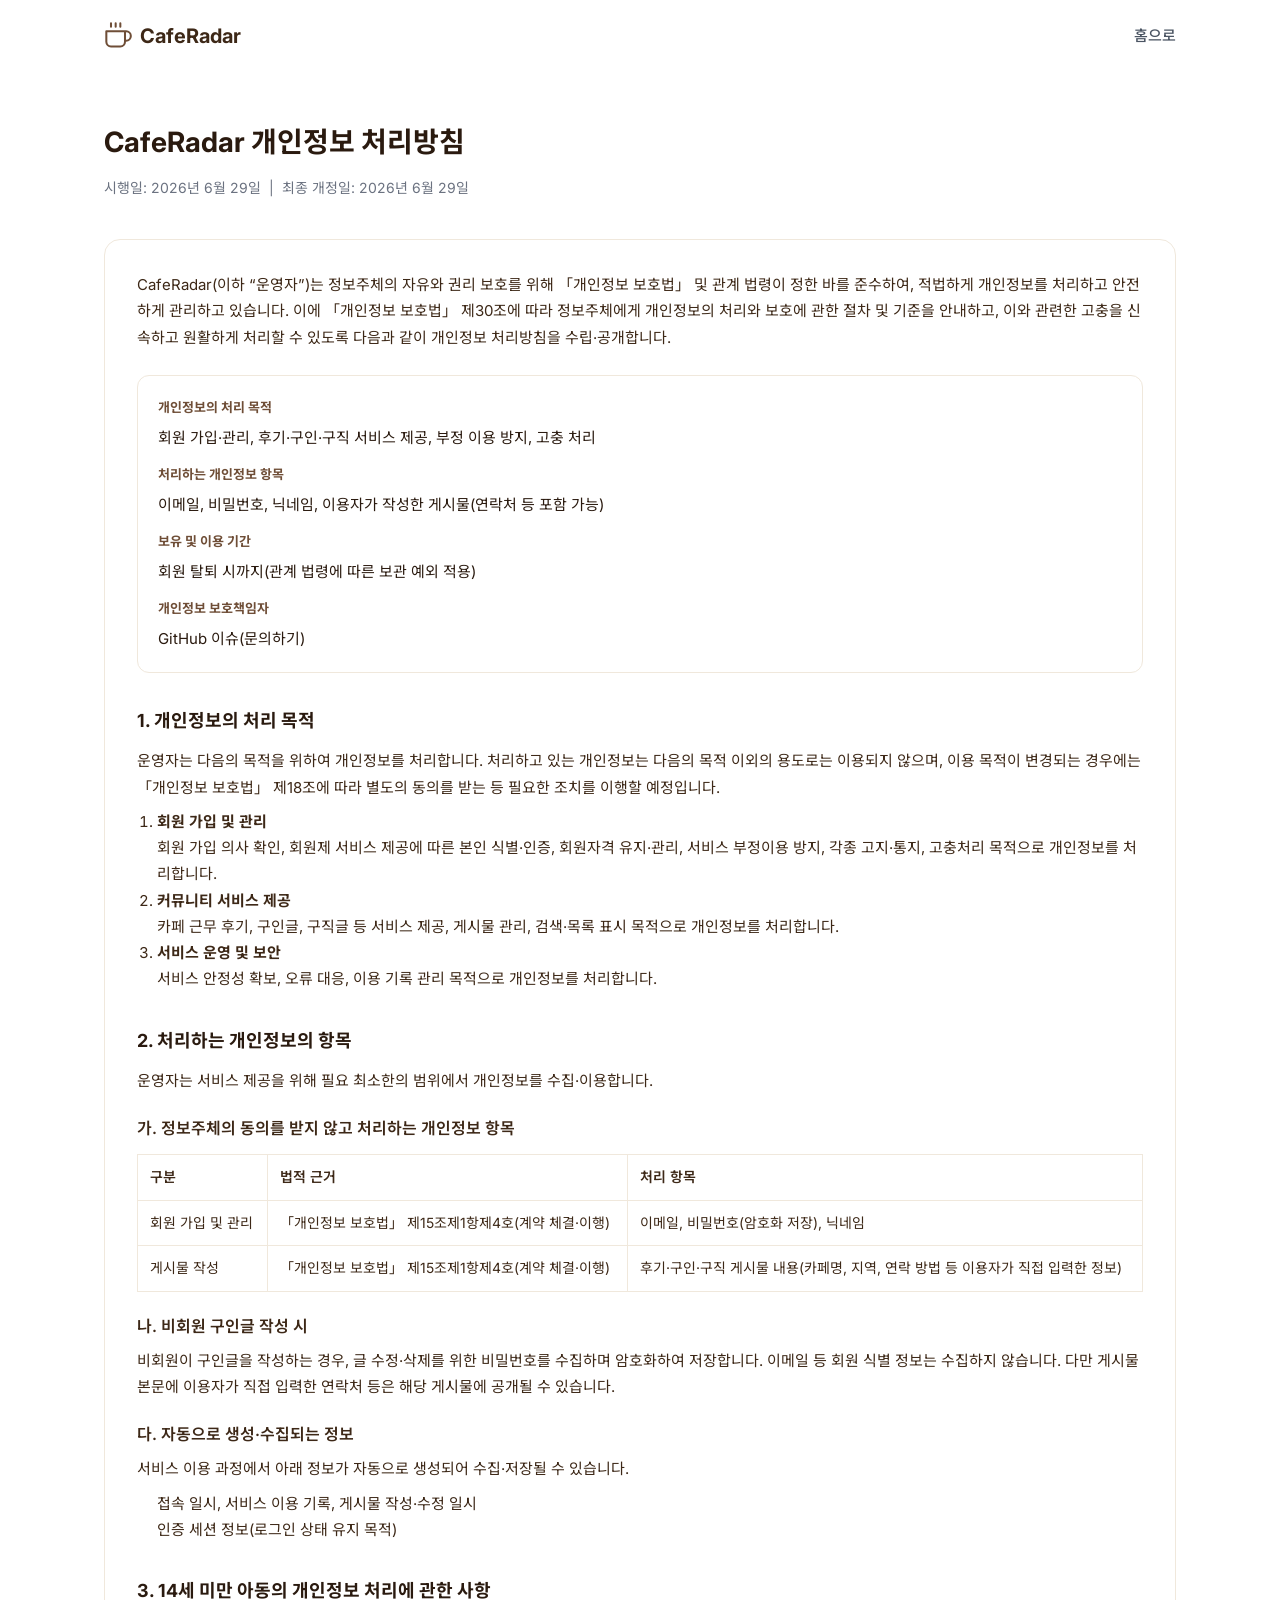
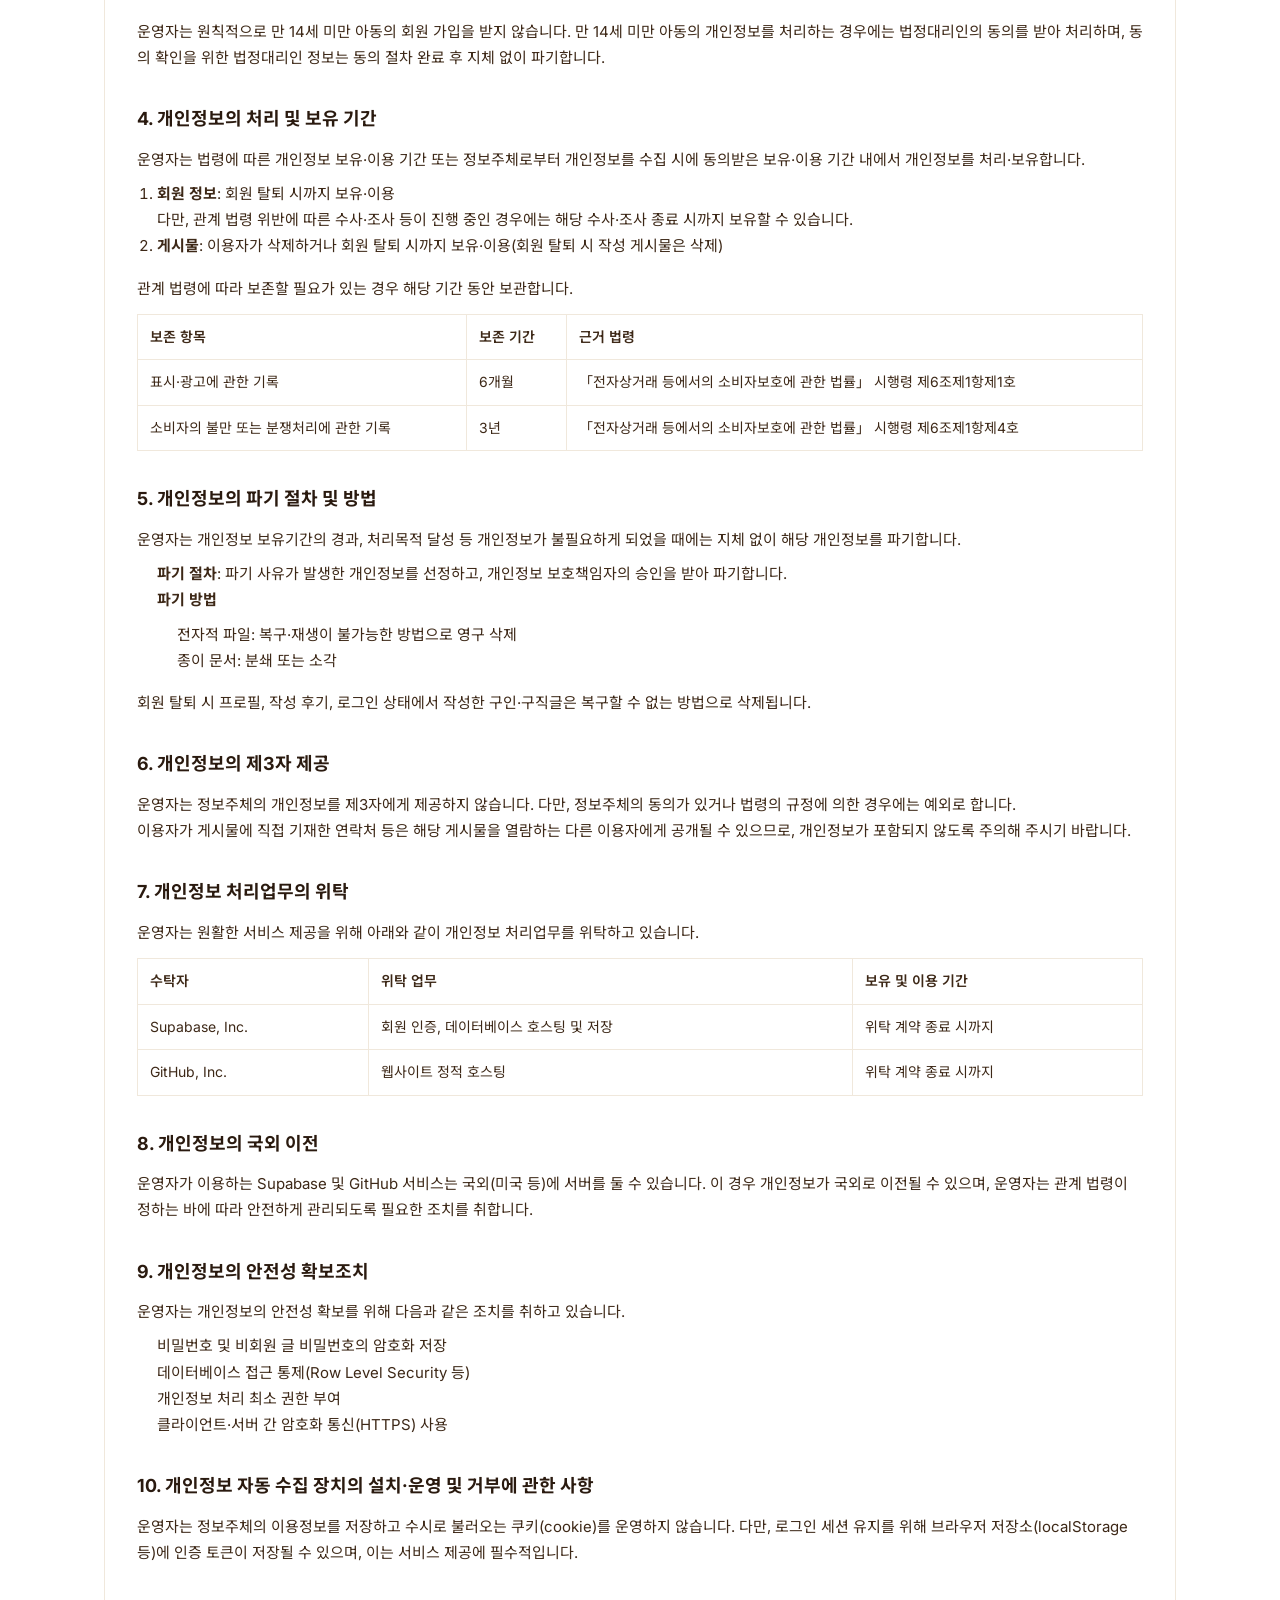
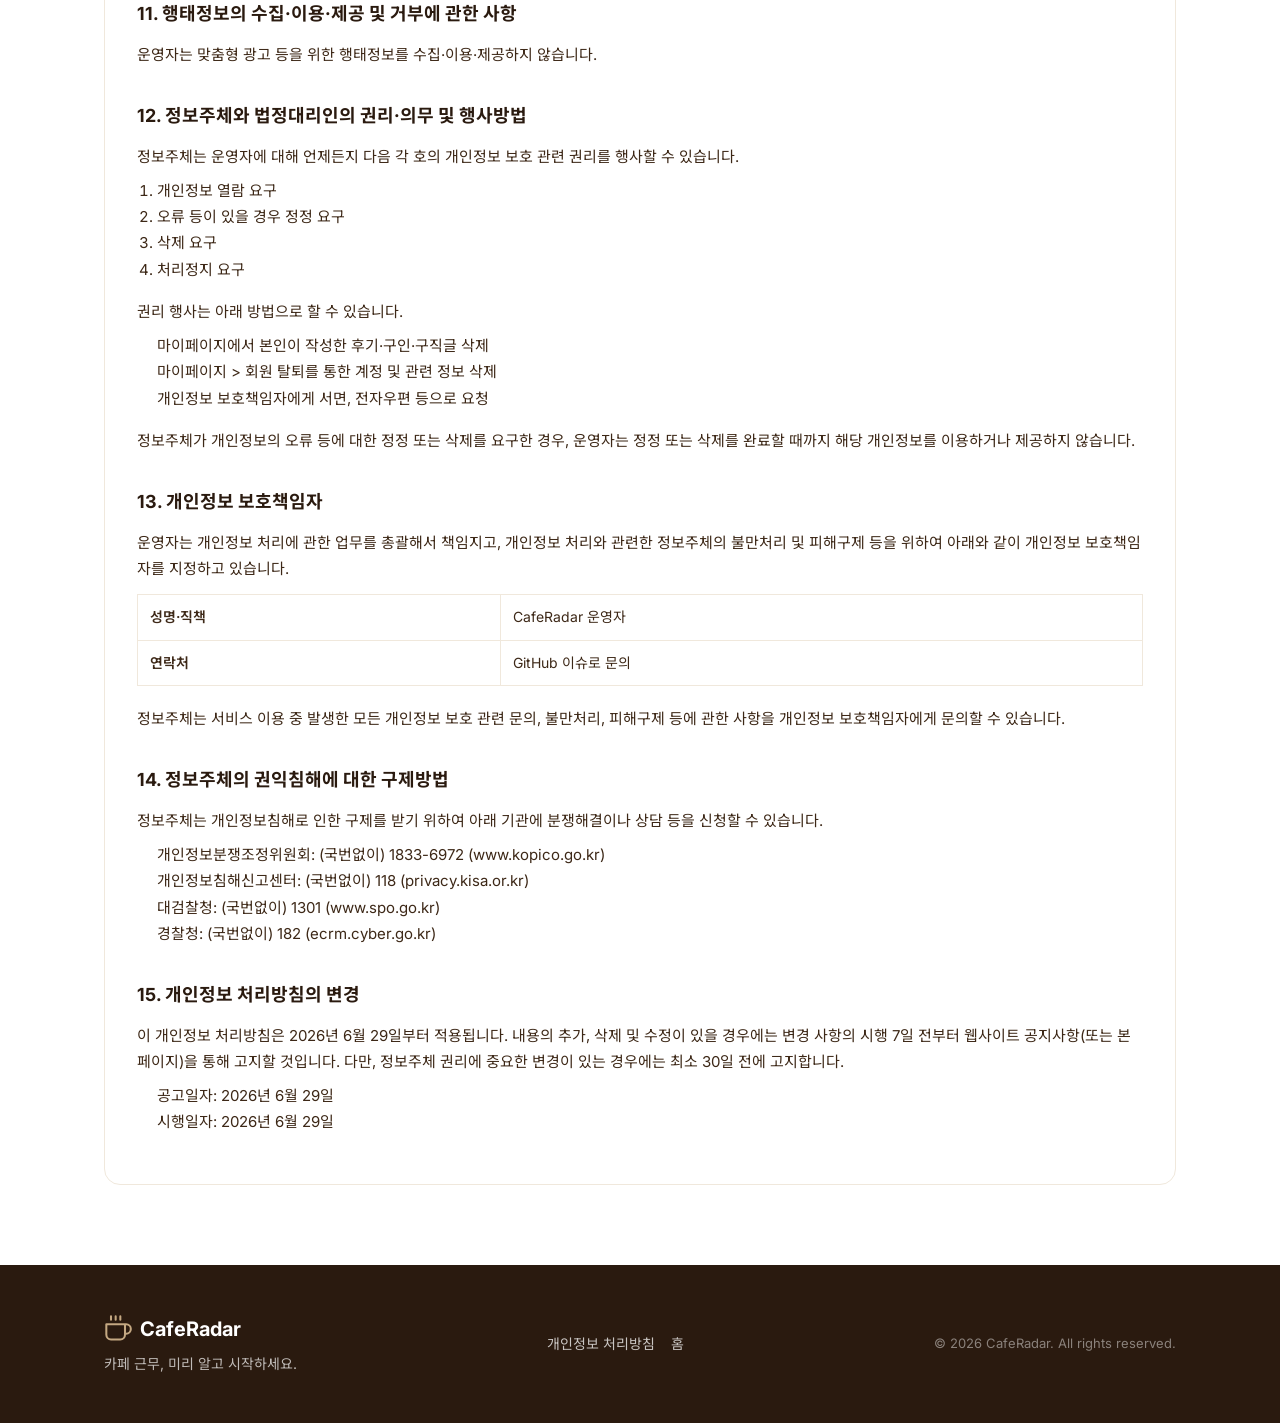
<file: privacy.html>
<!DOCTYPE html>
<html lang="ko">

<head>
  <meta charset="UTF-8">
  <meta name="viewport" content="width=device-width, initial-scale=1.0">
  <title>개인정보 처리방침 | CafeRadar</title>
  <meta name="description" content="CafeRadar 개인정보 처리방침 — 수집 항목, 이용 목적, 보유 기간, 파기, 위탁, 정보주체 권리 안내">
  <meta name="robots" content="index, follow">
  <link rel="canonical" href="https://caferadar.github.io/caferadar/privacy.html">
  <link rel="icon" href="favicon.svg" type="image/svg+xml">
  <link rel="preconnect" href="https://fonts.googleapis.com">
  <link rel="preconnect" href="https://fonts.gstatic.com" crossorigin>
  <link
    href="https://fonts.googleapis.com/css2?family=Inter:wght@400;500;600;700&family=Noto+Sans+KR:wght@400;500;600;700&display=swap"
    rel="stylesheet">
  <link rel="stylesheet" href="style.css">
</head>

<body>
  <header class="header" id="header">
    <nav class="nav container">
      <a href="index.html" class="logo" aria-label="CafeRadar 홈">
        <svg class="logo-icon" viewBox="0 0 24 24" aria-hidden="true">
          <path
            d="M18 8h1a4 4 0 0 1 0 8h-1M2 8h16v9a4 4 0 0 1-4 4H6a4 4 0 0 1-4-4V8zM6 1v3M10 1v3M14 1v3" />
        </svg>
        CafeRadar
      </a>
      <ul class="nav-links">
        <li><a href="index.html">홈으로</a></li>
      </ul>
    </nav>
  </header>

  <main class="legal-page">
    <div class="container">
      <header class="legal-header">
        <h1 class="legal-title">CafeRadar 개인정보 처리방침</h1>
        <p class="legal-meta">시행일: 2026년 6월 29일 &nbsp;|&nbsp; 최종 개정일: 2026년 6월 29일</p>
      </header>

      <article class="legal-content">
        <p>
          CafeRadar(이하 &ldquo;운영자&rdquo;)는 정보주체의 자유와 권리 보호를 위해 「개인정보 보호법」 및 관계 법령이
          정한 바를 준수하여, 적법하게 개인정보를 처리하고 안전하게 관리하고 있습니다. 이에 「개인정보 보호법」
          제30조에 따라 정보주체에게 개인정보의 처리와 보호에 관한 절차 및 기준을 안내하고, 이와 관련한 고충을
          신속하고 원활하게 처리할 수 있도록 다음과 같이 개인정보 처리방침을 수립·공개합니다.
        </p>

        <div class="legal-summary" aria-label="주요 개인정보 처리 요약">
          <div class="legal-summary-item">
            <strong>개인정보의 처리 목적</strong>
            <span>회원 가입·관리, 후기·구인·구직 서비스 제공, 부정 이용 방지, 고충 처리</span>
          </div>
          <div class="legal-summary-item">
            <strong>처리하는 개인정보 항목</strong>
            <span>이메일, 비밀번호, 닉네임, 이용자가 작성한 게시물(연락처 등 포함 가능)</span>
          </div>
          <div class="legal-summary-item">
            <strong>보유 및 이용 기간</strong>
            <span>회원 탈퇴 시까지(관계 법령에 따른 보관 예외 적용)</span>
          </div>
          <div class="legal-summary-item">
            <strong>개인정보 보호책임자</strong>
            <span>GitHub 이슈(<a href="https://github.com/lakekimhandsome/caferadar/issues" target="_blank" rel="noopener noreferrer">문의하기</a>)</span>
          </div>
        </div>

        <h2>1. 개인정보의 처리 목적</h2>
        <p>운영자는 다음의 목적을 위하여 개인정보를 처리합니다. 처리하고 있는 개인정보는 다음의 목적 이외의 용도로는 이용되지 않으며, 이용 목적이 변경되는 경우에는 「개인정보 보호법」 제18조에 따라 별도의 동의를 받는 등 필요한 조치를 이행할 예정입니다.</p>
        <ol>
          <li><strong>회원 가입 및 관리</strong><br>회원 가입 의사 확인, 회원제 서비스 제공에 따른 본인 식별·인증, 회원자격 유지·관리, 서비스 부정이용 방지, 각종 고지·통지, 고충처리 목적으로 개인정보를 처리합니다.</li>
          <li><strong>커뮤니티 서비스 제공</strong><br>카페 근무 후기, 구인글, 구직글 등 서비스 제공, 게시물 관리, 검색·목록 표시 목적으로 개인정보를 처리합니다.</li>
          <li><strong>서비스 운영 및 보안</strong><br>서비스 안정성 확보, 오류 대응, 이용 기록 관리 목적으로 개인정보를 처리합니다.</li>
        </ol>

        <h2>2. 처리하는 개인정보의 항목</h2>
        <p>운영자는 서비스 제공을 위해 필요 최소한의 범위에서 개인정보를 수집·이용합니다.</p>

        <h3>가. 정보주체의 동의를 받지 않고 처리하는 개인정보 항목</h3>
        <table>
          <thead>
            <tr>
              <th>구분</th>
              <th>법적 근거</th>
              <th>처리 항목</th>
            </tr>
          </thead>
          <tbody>
            <tr>
              <td>회원 가입 및 관리</td>
              <td>「개인정보 보호법」 제15조제1항제4호(계약 체결·이행)</td>
              <td>이메일, 비밀번호(암호화 저장), 닉네임</td>
            </tr>
            <tr>
              <td>게시물 작성</td>
              <td>「개인정보 보호법」 제15조제1항제4호(계약 체결·이행)</td>
              <td>후기·구인·구직 게시물 내용(카페명, 지역, 연락 방법 등 이용자가 직접 입력한 정보)</td>
            </tr>
          </tbody>
        </table>

        <h3>나. 비회원 구인글 작성 시</h3>
        <p>비회원이 구인글을 작성하는 경우, 글 수정·삭제를 위한 비밀번호를 수집하며 암호화하여 저장합니다. 이메일 등 회원 식별 정보는 수집하지 않습니다. 다만 게시물 본문에 이용자가 직접 입력한 연락처 등은 해당 게시물에 공개될 수 있습니다.</p>

        <h3>다. 자동으로 생성·수집되는 정보</h3>
        <p>서비스 이용 과정에서 아래 정보가 자동으로 생성되어 수집·저장될 수 있습니다.</p>
        <ul>
          <li>접속 일시, 서비스 이용 기록, 게시물 작성·수정 일시</li>
          <li>인증 세션 정보(로그인 상태 유지 목적)</li>
        </ul>

        <h2>3. 14세 미만 아동의 개인정보 처리에 관한 사항</h2>
        <p>운영자는 원칙적으로 만 14세 미만 아동의 회원 가입을 받지 않습니다. 만 14세 미만 아동의 개인정보를 처리하는 경우에는 법정대리인의 동의를 받아 처리하며, 동의 확인을 위한 법정대리인 정보는 동의 절차 완료 후 지체 없이 파기합니다.</p>

        <h2>4. 개인정보의 처리 및 보유 기간</h2>
        <p>운영자는 법령에 따른 개인정보 보유·이용 기간 또는 정보주체로부터 개인정보를 수집 시에 동의받은 보유·이용 기간 내에서 개인정보를 처리·보유합니다.</p>
        <ol>
          <li><strong>회원 정보</strong>: 회원 탈퇴 시까지 보유·이용<br>
            다만, 관계 법령 위반에 따른 수사·조사 등이 진행 중인 경우에는 해당 수사·조사 종료 시까지 보유할 수 있습니다.</li>
          <li><strong>게시물</strong>: 이용자가 삭제하거나 회원 탈퇴 시까지 보유·이용(회원 탈퇴 시 작성 게시물은 삭제)</li>
        </ol>
        <p>관계 법령에 따라 보존할 필요가 있는 경우 해당 기간 동안 보관합니다.</p>
        <table>
          <thead>
            <tr>
              <th>보존 항목</th>
              <th>보존 기간</th>
              <th>근거 법령</th>
            </tr>
          </thead>
          <tbody>
            <tr>
              <td>표시·광고에 관한 기록</td>
              <td>6개월</td>
              <td>「전자상거래 등에서의 소비자보호에 관한 법률」 시행령 제6조제1항제1호</td>
            </tr>
            <tr>
              <td>소비자의 불만 또는 분쟁처리에 관한 기록</td>
              <td>3년</td>
              <td>「전자상거래 등에서의 소비자보호에 관한 법률」 시행령 제6조제1항제4호</td>
            </tr>
          </tbody>
        </table>

        <h2>5. 개인정보의 파기 절차 및 방법</h2>
        <p>운영자는 개인정보 보유기간의 경과, 처리목적 달성 등 개인정보가 불필요하게 되었을 때에는 지체 없이 해당 개인정보를 파기합니다.</p>
        <ul>
          <li><strong>파기 절차</strong>: 파기 사유가 발생한 개인정보를 선정하고, 개인정보 보호책임자의 승인을 받아 파기합니다.</li>
          <li><strong>파기 방법</strong>
            <ul>
              <li>전자적 파일: 복구·재생이 불가능한 방법으로 영구 삭제</li>
              <li>종이 문서: 분쇄 또는 소각</li>
            </ul>
          </li>
        </ul>
        <p>회원 탈퇴 시 프로필, 작성 후기, 로그인 상태에서 작성한 구인·구직글은 복구할 수 없는 방법으로 삭제됩니다.</p>

        <h2>6. 개인정보의 제3자 제공</h2>
        <p>운영자는 정보주체의 개인정보를 제3자에게 제공하지 않습니다. 다만, 정보주체의 동의가 있거나 법령의 규정에 의한 경우에는 예외로 합니다.</p>
        <p>이용자가 게시물에 직접 기재한 연락처 등은 해당 게시물을 열람하는 다른 이용자에게 공개될 수 있으므로, 개인정보가 포함되지 않도록 주의해 주시기 바랍니다.</p>

        <h2>7. 개인정보 처리업무의 위탁</h2>
        <p>운영자는 원활한 서비스 제공을 위해 아래와 같이 개인정보 처리업무를 위탁하고 있습니다.</p>
        <table>
          <thead>
            <tr>
              <th>수탁자</th>
              <th>위탁 업무</th>
              <th>보유 및 이용 기간</th>
            </tr>
          </thead>
          <tbody>
            <tr>
              <td>Supabase, Inc.</td>
              <td>회원 인증, 데이터베이스 호스팅 및 저장</td>
              <td>위탁 계약 종료 시까지</td>
            </tr>
            <tr>
              <td>GitHub, Inc.</td>
              <td>웹사이트 정적 호스팅</td>
              <td>위탁 계약 종료 시까지</td>
            </tr>
          </tbody>
        </table>

        <h2>8. 개인정보의 국외 이전</h2>
        <p>운영자가 이용하는 Supabase 및 GitHub 서비스는 국외(미국 등)에 서버를 둘 수 있습니다. 이 경우 개인정보가 국외로 이전될 수 있으며, 운영자는 관계 법령이 정하는 바에 따라 안전하게 관리되도록 필요한 조치를 취합니다.</p>

        <h2>9. 개인정보의 안전성 확보조치</h2>
        <p>운영자는 개인정보의 안전성 확보를 위해 다음과 같은 조치를 취하고 있습니다.</p>
        <ul>
          <li>비밀번호 및 비회원 글 비밀번호의 암호화 저장</li>
          <li>데이터베이스 접근 통제(Row Level Security 등)</li>
          <li>개인정보 처리 최소 권한 부여</li>
          <li>클라이언트·서버 간 암호화 통신(HTTPS) 사용</li>
        </ul>

        <h2>10. 개인정보 자동 수집 장치의 설치·운영 및 거부에 관한 사항</h2>
        <p>운영자는 정보주체의 이용정보를 저장하고 수시로 불러오는 쿠키(cookie)를 운영하지 않습니다. 다만, 로그인 세션 유지를 위해 브라우저 저장소(localStorage 등)에 인증 토큰이 저장될 수 있으며, 이는 서비스 제공에 필수적입니다.</p>

        <h2>11. 행태정보의 수집·이용·제공 및 거부에 관한 사항</h2>
        <p>운영자는 맞춤형 광고 등을 위한 행태정보를 수집·이용·제공하지 않습니다.</p>

        <h2>12. 정보주체와 법정대리인의 권리·의무 및 행사방법</h2>
        <p>정보주체는 운영자에 대해 언제든지 다음 각 호의 개인정보 보호 관련 권리를 행사할 수 있습니다.</p>
        <ol>
          <li>개인정보 열람 요구</li>
          <li>오류 등이 있을 경우 정정 요구</li>
          <li>삭제 요구</li>
          <li>처리정지 요구</li>
        </ol>
        <p>권리 행사는 아래 방법으로 할 수 있습니다.</p>
        <ul>
          <li>마이페이지에서 본인이 작성한 후기·구인·구직글 삭제</li>
          <li>마이페이지 &gt; 회원 탈퇴를 통한 계정 및 관련 정보 삭제</li>
          <li>개인정보 보호책임자에게 서면, 전자우편 등으로 요청</li>
        </ul>
        <p>정보주체가 개인정보의 오류 등에 대한 정정 또는 삭제를 요구한 경우, 운영자는 정정 또는 삭제를 완료할 때까지 해당 개인정보를 이용하거나 제공하지 않습니다.</p>

        <h2>13. 개인정보 보호책임자</h2>
        <p>운영자는 개인정보 처리에 관한 업무를 총괄해서 책임지고, 개인정보 처리와 관련한 정보주체의 불만처리 및 피해구제 등을 위하여 아래와 같이 개인정보 보호책임자를 지정하고 있습니다.</p>
        <table>
          <tbody>
            <tr>
              <th scope="row">성명·직책</th>
              <td>CafeRadar 운영자</td>
            </tr>
            <tr>
              <th scope="row">연락처</th>
              <td><a href="https://github.com/lakekimhandsome/caferadar/issues" target="_blank" rel="noopener noreferrer">GitHub 이슈로 문의</a></td>
            </tr>
          </tbody>
        </table>
        <p>정보주체는 서비스 이용 중 발생한 모든 개인정보 보호 관련 문의, 불만처리, 피해구제 등에 관한 사항을 개인정보 보호책임자에게 문의할 수 있습니다.</p>

        <h2>14. 정보주체의 권익침해에 대한 구제방법</h2>
        <p>정보주체는 개인정보침해로 인한 구제를 받기 위하여 아래 기관에 분쟁해결이나 상담 등을 신청할 수 있습니다.</p>
        <ul>
          <li>개인정보분쟁조정위원회: (국번없이) 1833-6972 (<a href="https://www.kopico.go.kr" target="_blank" rel="noopener noreferrer">www.kopico.go.kr</a>)</li>
          <li>개인정보침해신고센터: (국번없이) 118 (<a href="https://privacy.kisa.or.kr" target="_blank" rel="noopener noreferrer">privacy.kisa.or.kr</a>)</li>
          <li>대검찰청: (국번없이) 1301 (<a href="https://www.spo.go.kr" target="_blank" rel="noopener noreferrer">www.spo.go.kr</a>)</li>
          <li>경찰청: (국번없이) 182 (<a href="https://ecrm.cyber.go.kr" target="_blank" rel="noopener noreferrer">ecrm.cyber.go.kr</a>)</li>
        </ul>

        <h2>15. 개인정보 처리방침의 변경</h2>
        <p>이 개인정보 처리방침은 2026년 6월 29일부터 적용됩니다. 내용의 추가, 삭제 및 수정이 있을 경우에는 변경 사항의 시행 7일 전부터 웹사이트 공지사항(또는 본 페이지)을 통해 고지할 것입니다. 다만, 정보주체 권리에 중요한 변경이 있는 경우에는 최소 30일 전에 고지합니다.</p>
        <ul>
          <li>공고일자: 2026년 6월 29일</li>
          <li>시행일자: 2026년 6월 29일</li>
        </ul>
      </article>
    </div>
  </main>

  <footer class="footer">
    <div class="container footer-inner">
      <div class="footer-brand">
        <a href="index.html" class="logo logo-footer">
          <svg class="logo-icon" viewBox="0 0 24 24" aria-hidden="true">
            <path
              d="M18 8h1a4 4 0 0 1 0 8h-1M2 8h16v9a4 4 0 0 1-4 4H6a4 4 0 0 1-4-4V8zM6 1v3M10 1v3M14 1v3" />
          </svg>
          CafeRadar
        </a>
        <p class="footer-tagline">카페 근무, 미리 알고 시작하세요.</p>
      </div>
      <nav class="footer-links" aria-label="법적 고지">
        <a href="privacy.html" aria-current="page">개인정보 처리방침</a>
        <a href="index.html">홈</a>
      </nav>
      <p class="footer-copy">&copy; 2026 CafeRadar. All rights reserved.</p>
    </div>
  </footer>
</body>

</html>
</file>
<file: style.css>
/* =============================================
   CafeRadar — Design System & Layout
   ============================================= */

:root {
  /* Brown palette */
  --brown-50: #FAF7F2;
  --brown-100: #F0E8DC;
  --brown-200: #E0D0BC;
  --brown-300: #C4A882;
  --brown-400: #A08060;
  --brown-500: #8B6914;
  --brown-600: #6F4E37;
  --brown-700: #5C3D2E;
  --brown-800: #3D2817;
  --brown-900: #2A1A0F;

  /* Neutrals */
  --white: #FFFFFF;
  --gray-50: #F9FAFB;
  --gray-100: #F3F4F6;
  --gray-200: #E5E7EB;
  --gray-300: #D1D5DB;
  --gray-400: #9CA3AF;
  --gray-500: #6B7280;
  --gray-600: #4B5563;
  --gray-700: #374151;
  --gray-800: #1F2937;
  --gray-900: #111827;

  /* Semantic */
  --color-primary: var(--brown-600);
  --color-primary-hover: var(--brown-700);
  --color-primary-light: var(--brown-100);
  --color-accent: var(--brown-400);
  --color-bg: var(--white);
  --color-bg-alt: var(--brown-50);
  --color-text: var(--gray-800);
  --color-text-muted: var(--gray-500);
  --color-border: var(--gray-200);
  --color-star: #E8A317;
  --color-success: #059669;
  --color-error: #DC2626;

  /* Typography */
  --font-sans: 'Inter', 'Noto Sans KR', -apple-system, BlinkMacSystemFont, sans-serif;

  /* Spacing & layout */
  --container-max: 1120px;
  --header-height: 72px;
  --radius-sm: 8px;
  --radius-md: 12px;
  --radius-lg: 16px;
  --radius-xl: 24px;
  --shadow-sm: 0 1px 2px rgba(61, 40, 23, 0.06);
  --shadow-md: 0 4px 16px rgba(61, 40, 23, 0.08);
  --shadow-lg: 0 12px 40px rgba(61, 40, 23, 0.12);
  --shadow-card: 0 2px 8px rgba(61, 40, 23, 0.06), 0 0 0 1px rgba(61, 40, 23, 0.04);
  --transition: 0.2s ease;
}

/* Reset & base */
*,
*::before,
*::after {
  box-sizing: border-box;
  margin: 0;
  padding: 0;
}

html {
  scroll-behavior: smooth;
  scroll-padding-top: calc(var(--header-height) + 16px);
}

body {
  font-family: var(--font-sans);
  font-size: 16px;
  line-height: 1.6;
  color: var(--color-text);
  background: var(--color-bg);
  -webkit-font-smoothing: antialiased;
}

img,
svg {
  display: block;
  max-width: 100%;
}

a {
  color: inherit;
  text-decoration: none;
}

button {
  font-family: inherit;
  cursor: pointer;
  border: none;
  background: none;
}

input,
select,
textarea {
  font-family: inherit;
  font-size: inherit;
}

ul {
  list-style: none;
}

.hidden {
  display: none !important;
}

.container {
  width: 100%;
  max-width: var(--container-max);
  margin: 0 auto;
  padding: 0 24px;
}

/* =============================================
   Buttons
   ============================================= */

.btn {
  display: inline-flex;
  align-items: center;
  justify-content: center;
  gap: 8px;
  padding: 12px 24px;
  font-size: 0.9375rem;
  font-weight: 600;
  line-height: 1.4;
  border-radius: var(--radius-md);
  transition: background var(--transition), color var(--transition),
    border-color var(--transition), transform var(--transition), box-shadow var(--transition);
  white-space: nowrap;
}

.btn:active {
  transform: scale(0.98);
}

.btn-primary {
  background: var(--color-primary);
  color: var(--white);
  box-shadow: var(--shadow-sm);
}

.btn-primary:hover {
  background: var(--color-primary-hover);
  box-shadow: var(--shadow-md);
}

.btn-outline {
  background: transparent;
  color: var(--color-primary);
  border: 1.5px solid var(--brown-200);
}

.btn-outline:hover {
  background: var(--color-primary-light);
  border-color: var(--brown-300);
}

.btn-outline:hover {
  background: var(--color-primary-light);
  border-color: var(--brown-300);
}

/* 후기 작성 — 회원가입(primary)과 구분되는 소프트 스타일 */
.btn-write {
  background: var(--white);
  color: var(--color-primary);
  border: 1.5px solid var(--brown-300);
  box-shadow: none;
}

.btn-write:hover {
  background: var(--color-primary-light);
  border-color: var(--color-primary);
  color: var(--color-primary-hover);
}

.btn-write .btn-icon {
  stroke-width: 1.75;
}

.btn-sm {
  padding: 8px 16px;
  font-size: 0.875rem;
}

.btn-lg {
  padding: 14px 28px;
  font-size: 1rem;
}

.btn-icon {
  width: 18px;
  height: 18px;
  stroke: currentColor;
  stroke-width: 2;
  fill: none;
  stroke-linecap: round;
  stroke-linejoin: round;
}

/* =============================================
   Header
   ============================================= */

.header {
  position: fixed;
  top: 0;
  left: 0;
  right: 0;
  z-index: 100;
  height: var(--header-height);
  background: rgba(255, 255, 255, 0.92);
  backdrop-filter: blur(12px);
  -webkit-backdrop-filter: blur(12px);
  border-bottom: 1px solid transparent;
  transition: border-color var(--transition), box-shadow var(--transition);
}

.header.scrolled {
  border-bottom-color: var(--color-border);
  box-shadow: var(--shadow-sm);
}

.nav {
  display: flex;
  align-items: center;
  gap: 24px;
  height: 100%;
}

.logo {
  display: flex;
  align-items: center;
  gap: 8px;
  font-size: 1.25rem;
  font-weight: 700;
  color: var(--brown-800);
  flex-shrink: 0;
}

.logo-icon {
  width: 28px;
  height: 28px;
  stroke: var(--color-primary);
  stroke-width: 1.75;
  fill: none;
  stroke-linecap: round;
  stroke-linejoin: round;
}

.nav-search {
  position: relative;
  flex: 1;
  max-width: 360px;
}

.search-icon {
  position: absolute;
  left: 14px;
  top: 50%;
  transform: translateY(-50%);
  width: 18px;
  height: 18px;
  stroke: var(--gray-400);
  stroke-width: 2;
  fill: none;
  stroke-linecap: round;
  pointer-events: none;
}

.search-input {
  width: 100%;
  padding: 10px 14px 10px 42px;
  border: 1.5px solid var(--color-border);
  border-radius: var(--radius-md);
  background: var(--gray-50);
  color: var(--color-text);
  transition: border-color var(--transition), background var(--transition), box-shadow var(--transition);
}

.search-input::placeholder {
  color: var(--gray-400);
}

.search-input:focus {
  outline: none;
  border-color: var(--brown-300);
  background: var(--white);
  box-shadow: 0 0 0 3px rgba(111, 78, 55, 0.12);
}

.nav-links {
  display: flex;
  align-items: center;
  gap: 28px;
  margin-left: auto;
}

.nav-links a {
  font-size: 0.9375rem;
  font-weight: 500;
  color: var(--gray-600);
  transition: color var(--transition);
}

.nav-links a:hover {
  color: var(--color-primary);
}

.nav-auth {
  display: flex;
  align-items: center;
  gap: 8px;
}

.nav-nickname {
  font-size: 0.875rem;
  font-weight: 600;
  color: var(--brown-700);
  padding: 6px 12px;
  background: var(--color-primary-light);
  border-radius: 100px;
  max-width: 120px;
  overflow: hidden;
  text-overflow: ellipsis;
  white-space: nowrap;
}

.nav-toggle {
  display: none;
  flex-direction: column;
  justify-content: center;
  gap: 5px;
  width: 40px;
  height: 40px;
  padding: 8px;
  margin-left: auto;
}

.nav-toggle span {
  display: block;
  width: 100%;
  height: 2px;
  background: var(--gray-700);
  border-radius: 2px;
  transition: transform var(--transition), opacity var(--transition);
}

.nav-toggle.active span:nth-child(1) {
  transform: translateY(7px) rotate(45deg);
}

.nav-toggle.active span:nth-child(2) {
  opacity: 0;
}

.nav-toggle.active span:nth-child(3) {
  transform: translateY(-7px) rotate(-45deg);
}

/* =============================================
   Hero
   ============================================= */

.hero {
  position: relative;
  padding: calc(var(--header-height) + 64px) 0 80px;
  overflow: hidden;
  background: var(--brown-50);
}

.hero-backdrop {
  position: absolute;
  inset: 0;
  z-index: 0;
}

.hero-bg-img {
  width: 100%;
  height: 100%;
  object-fit: cover;
  object-position: center;
}

.hero-bg-shade {
  position: absolute;
  inset: 0;
  background: linear-gradient(
    to right,
    rgba(250, 247, 242, 0.96) 0%,
    rgba(250, 247, 242, 0.88) 30%,
    rgba(250, 247, 242, 0.5) 55%,
    rgba(250, 247, 242, 0.15) 100%
  );
}

.hero-inner {
  position: relative;
  z-index: 1;
}

.hero-content {
  max-width: 540px;
}

.hero-badge {
  display: inline-block;
  padding: 6px 14px;
  margin-bottom: 20px;
  font-size: 0.8125rem;
  font-weight: 600;
  color: var(--color-primary);
  background: var(--color-primary-light);
  border-radius: 100px;
}

.hero-title {
  font-size: clamp(2rem, 5vw, 2.75rem);
  font-weight: 700;
  line-height: 1.25;
  letter-spacing: -0.03em;
  color: var(--brown-900);
  margin-bottom: 16px;
}

.hero-highlight {
  color: var(--color-primary);
}

.hero-desc {
  font-size: 1.0625rem;
  color: var(--color-text-muted);
  line-height: 1.7;
  margin-bottom: 28px;
}

.hero-desc-emotional {
  font-size: 1rem;
  line-height: 1.85;
  color: var(--brown-700);
  max-width: 28rem;
}

.hero-actions {
  display: flex;
  flex-wrap: wrap;
  gap: 12px;
  margin-bottom: 40px;
}

.hero-stats {
  display: flex;
  gap: 32px;
}

.stat-value {
  font-size: 1.75rem;
  font-weight: 700;
  color: var(--brown-800);
}

.stat-label {
  font-size: 0.8125rem;
  color: var(--color-text-muted);
  margin-top: 2px;
}

.hero-actions .btn-outline {
  background: var(--white);
}

/* =============================================
   Sections
   ============================================= */

.section {
  padding: 80px 0;
}

.section:nth-child(even) {
  background: var(--color-bg-alt);
}

.section-header {
  text-align: center;
  margin-bottom: 48px;
}

.section-header-row {
  display: flex;
  justify-content: space-between;
  align-items: flex-end;
  text-align: left;
  gap: 24px;
}

.section-label {
  display: inline-block;
  font-size: 0.75rem;
  font-weight: 600;
  text-transform: uppercase;
  letter-spacing: 0.08em;
  color: var(--color-accent);
  margin-bottom: 8px;
}

.section-title {
  font-size: clamp(1.5rem, 3vw, 2rem);
  font-weight: 700;
  letter-spacing: -0.02em;
  color: var(--brown-900);
  margin-bottom: 12px;
}

.section-desc {
  font-size: 1rem;
  color: var(--color-text-muted);
  line-height: 1.7;
}

.link-more {
  font-size: 0.9375rem;
  font-weight: 600;
  color: var(--color-primary);
  white-space: nowrap;
  transition: color var(--transition);
}

.link-more:hover {
  color: var(--color-primary-hover);
}

/* Feature cards */
.feature-grid {
  display: grid;
  grid-template-columns: repeat(3, 1fr);
  gap: 24px;
}

.feature-card {
  padding: 32px 28px;
  background: var(--white);
  border-radius: var(--radius-lg);
  box-shadow: var(--shadow-card);
  transition: transform var(--transition), box-shadow var(--transition);
}

.feature-card:hover {
  transform: translateY(-4px);
  box-shadow: var(--shadow-md);
}

.feature-icon {
  width: 48px;
  height: 48px;
  display: flex;
  align-items: center;
  justify-content: center;
  background: var(--color-primary-light);
  border-radius: var(--radius-md);
  margin-bottom: 20px;
}

.feature-icon svg {
  width: 24px;
  height: 24px;
  stroke: var(--color-primary);
  stroke-width: 1.75;
  fill: none;
  stroke-linecap: round;
  stroke-linejoin: round;
}

.feature-icon svg path:first-child {
  fill: var(--color-primary);
  stroke: none;
}

.feature-title {
  font-size: 1.0625rem;
  font-weight: 600;
  color: var(--brown-800);
  margin-bottom: 8px;
}

.feature-text {
  font-size: 0.9375rem;
  color: var(--color-text-muted);
  line-height: 1.65;
}

/* =============================================
   Review cards
   ============================================= */

.review-grid {
  display: grid;
  grid-template-columns: repeat(auto-fill, minmax(300px, 1fr));
  gap: 20px;
}

.review-card {
  display: flex;
  flex-direction: column;
  padding: 24px;
  background: var(--white);
  border-radius: var(--radius-lg);
  box-shadow: var(--shadow-card);
  cursor: pointer;
  transition: transform var(--transition), box-shadow var(--transition);
  border: 1px solid transparent;
}

.review-card:hover {
  transform: translateY(-3px);
  box-shadow: var(--shadow-md);
  border-color: var(--brown-100);
}

.review-card-header {
  display: flex;
  justify-content: space-between;
  align-items: flex-start;
  gap: 12px;
  margin-bottom: 12px;
}

.review-cafe-name {
  font-size: 1.0625rem;
  font-weight: 600;
  color: var(--brown-800);
  line-height: 1.35;
}

.review-stars {
  flex-shrink: 0;
  font-size: 0.875rem;
  color: var(--color-star);
  letter-spacing: 1px;
}

.review-meta {
  display: flex;
  flex-wrap: wrap;
  gap: 8px;
  margin-bottom: 14px;
}

.review-tag {
  display: inline-flex;
  align-items: center;
  gap: 4px;
  padding: 4px 10px;
  font-size: 0.75rem;
  font-weight: 500;
  color: var(--gray-600);
  background: var(--gray-50);
  border-radius: 100px;
}

.review-tag svg {
  width: 12px;
  height: 12px;
  stroke: var(--gray-400);
  stroke-width: 2;
  fill: none;
}

.review-summary {
  font-size: 0.9375rem;
  color: var(--color-text-muted);
  line-height: 1.6;
  display: -webkit-box;
  -webkit-line-clamp: 2;
  -webkit-box-orient: vertical;
  overflow: hidden;
  flex: 1;
}

.review-footer {
  display: flex;
  justify-content: space-between;
  align-items: center;
  margin-top: 16px;
  padding-top: 16px;
  border-top: 1px solid var(--gray-100);
}

.review-position {
  font-size: 0.8125rem;
  font-weight: 500;
  color: var(--color-primary);
}

.review-date {
  font-size: 0.75rem;
  color: var(--gray-400);
}

/* Reviews toolbar */
.reviews-toolbar {
  display: flex;
  justify-content: space-between;
  align-items: center;
  gap: 16px;
  margin-bottom: 28px;
  flex-wrap: wrap;
}

.filter-chips {
  display: flex;
  flex-wrap: wrap;
  gap: 8px;
}

.chip {
  padding: 8px 16px;
  font-size: 0.8125rem;
  font-weight: 500;
  color: var(--gray-600);
  background: var(--white);
  border: 1.5px solid var(--color-border);
  border-radius: 100px;
  transition: all var(--transition);
}

.chip:hover {
  border-color: var(--brown-300);
  color: var(--color-primary);
}

.chip-active {
  background: var(--color-primary);
  border-color: var(--color-primary);
  color: var(--white);
}

.chip-active:hover {
  background: var(--color-primary-hover);
  border-color: var(--color-primary-hover);
  color: var(--white);
}

/* Empty state */
.empty-state {
  text-align: center;
  padding: 64px 24px;
}

.empty-icon {
  width: 64px;
  height: 64px;
  margin: 0 auto 20px;
  display: flex;
  align-items: center;
  justify-content: center;
  background: var(--color-primary-light);
  border-radius: 50%;
}

.empty-icon svg {
  width: 32px;
  height: 32px;
  stroke: var(--color-primary);
  stroke-width: 1.5;
  fill: none;
  stroke-linecap: round;
  stroke-linejoin: round;
}

.empty-emoji {
  font-size: 3rem;
  line-height: 1;
  margin-bottom: 16px;
}

.empty-title {
  font-size: 1.125rem;
  font-weight: 600;
  color: var(--brown-800);
  margin-bottom: 8px;
}

.empty-text {
  font-size: 0.9375rem;
  color: var(--color-text-muted);
  margin-bottom: 24px;
}

/* =============================================
   Jobs — 구인/구직
   ============================================= */

.jobs-tabs {
  display: flex;
  justify-content: center;
  gap: 8px;
  margin-bottom: 28px;
}

.tab-btn {
  padding: 10px 28px;
  font-size: 0.9375rem;
  font-weight: 600;
  color: var(--gray-600);
  background: var(--white);
  border: 1.5px solid var(--color-border);
  border-radius: 100px;
  transition: all var(--transition);
}

.tab-btn:hover {
  border-color: var(--brown-300);
  color: var(--color-primary);
}

.tab-btn.tab-active {
  background: var(--color-primary);
  border-color: var(--color-primary);
  color: var(--white);
}

.jobs-panel.hidden {
  display: none;
}

.job-badge-seeker {
  background: var(--brown-100);
  color: var(--brown-700);
}

.jobs-toolbar {
  display: flex;
  justify-content: space-between;
  align-items: center;
  gap: 16px;
  margin-bottom: 24px;
  flex-wrap: wrap;
}

.jobs-panel-desc {
  font-size: 0.9375rem;
  color: var(--color-text-muted);
}

.job-grid {
  display: grid;
  grid-template-columns: repeat(auto-fill, minmax(300px, 1fr));
  gap: 20px;
}

.job-card {
  display: flex;
  flex-direction: column;
  padding: 24px;
  background: var(--white);
  border-radius: var(--radius-lg);
  box-shadow: var(--shadow-card);
  cursor: pointer;
  transition: transform var(--transition), box-shadow var(--transition);
  border: 1px solid transparent;
}

.job-card:hover {
  transform: translateY(-3px);
  box-shadow: var(--shadow-md);
  border-color: var(--brown-100);
}

.job-card-header {
  display: flex;
  justify-content: space-between;
  align-items: flex-start;
  gap: 12px;
  margin-bottom: 12px;
}

.job-card-title {
  font-size: 1.0625rem;
  font-weight: 600;
  color: var(--brown-800);
  line-height: 1.35;
}

.job-badge {
  flex-shrink: 0;
  padding: 4px 10px;
  font-size: 0.6875rem;
  font-weight: 600;
  text-transform: uppercase;
  letter-spacing: 0.04em;
  border-radius: 100px;
}

.job-badge-hiring {
  color: var(--color-primary);
  background: var(--color-primary-light);
}

.job-badge-open {
  color: #166534;
  background: #dcfce7;
}

.job-badge-closed {
  color: #6b7280;
  background: #f3f4f6;
}

.job-card-closed {
  opacity: 0.88;
}

.job-card-closed .job-card-title {
  color: var(--gray-600);
}

.job-badge-guest {
  color: var(--gray-500);
  background: var(--gray-100);
}

.job-summary {
  font-size: 0.9375rem;
  color: var(--color-text-muted);
  line-height: 1.6;
  display: -webkit-box;
  -webkit-line-clamp: 2;
  -webkit-box-orient: vertical;
  overflow: hidden;
  flex: 1;
  margin-bottom: 14px;
}

.job-card-footer {
  display: flex;
  justify-content: space-between;
  align-items: center;
  padding-top: 14px;
  border-top: 1px solid var(--gray-100);
  margin-top: auto;
}

.job-card-position {
  font-size: 0.8125rem;
  font-weight: 500;
  color: var(--color-primary);
}

.job-card-date {
  font-size: 0.75rem;
  color: var(--gray-400);
}

/* Auth modal tabs */
.modal-auth {
  max-width: 420px;
}

.auth-tabs {
  display: flex;
  gap: 0;
  margin: 0 28px;
  border-bottom: 1.5px solid var(--color-border);
}

.auth-tab {
  flex: 1;
  padding: 12px 16px;
  font-size: 0.9375rem;
  font-weight: 600;
  color: var(--gray-500);
  border-bottom: 2px solid transparent;
  margin-bottom: -1.5px;
  transition: color var(--transition), border-color var(--transition);
}

.auth-tab:hover {
  color: var(--color-primary);
}

.auth-tab-active {
  color: var(--color-primary);
  border-bottom-color: var(--color-primary);
}

.mypage-profile {
  display: flex;
  align-items: center;
  gap: 16px;
  padding: 20px;
  background: var(--brown-50);
  border-radius: var(--radius-md);
  margin-bottom: 24px;
}

.mypage-avatar {
  width: 52px;
  height: 52px;
  display: flex;
  align-items: center;
  justify-content: center;
  font-size: 1.25rem;
  font-weight: 700;
  color: var(--white);
  background: var(--color-primary);
  border-radius: 50%;
  flex-shrink: 0;
}

.mypage-name {
  font-size: 1.0625rem;
  font-weight: 600;
  color: var(--brown-800);
}

.mypage-email {
  font-size: 0.8125rem;
  color: var(--color-text-muted);
  margin-top: 2px;
}

.mypage-section-title {
  font-size: 0.8125rem;
  font-weight: 600;
  color: var(--color-accent);
  text-transform: uppercase;
  letter-spacing: 0.06em;
  margin-bottom: 12px;
}

.mypage-list {
  display: flex;
  flex-direction: column;
  gap: 8px;
}

.mypage-item {
  display: flex;
  justify-content: space-between;
  align-items: center;
  gap: 12px;
  padding: 12px 14px;
  background: var(--gray-50);
  border-radius: var(--radius-sm);
  font-size: 0.875rem;
}

.mypage-item-info {
  display: flex;
  flex-direction: column;
  gap: 4px;
  min-width: 0;
}

.mypage-item-title {
  font-weight: 500;
  color: var(--gray-700);
}

.mypage-item-date {
  font-size: 0.75rem;
  color: var(--gray-400);
}

.mypage-section-title + .mypage-list + .mypage-section-title {
  margin-top: 24px;
}

.mypage-danger {
  margin-top: 32px;
  padding: 20px;
  border: 1px solid #fecaca;
  border-radius: var(--radius-sm);
  background: #fef2f2;
}

.mypage-danger-title {
  font-size: 0.875rem;
  font-weight: 600;
  color: #b91c1c;
  margin-bottom: 8px;
}

.mypage-danger-text {
  font-size: 0.8125rem;
  color: #991b1b;
  line-height: 1.6;
  margin-bottom: 14px;
}

.mypage-empty {
  font-size: 0.875rem;
  color: var(--color-text-muted);
  padding: 16px;
  text-align: center;
  background: var(--gray-50);
  border-radius: var(--radius-sm);
}

/* =============================================
   Footer
   ============================================= */

.footer {
  padding: 48px 0;
  background: var(--brown-900);
  color: rgba(255, 255, 255, 0.7);
}

.footer-inner {
  display: flex;
  justify-content: space-between;
  align-items: center;
  gap: 24px;
  flex-wrap: wrap;
}

.logo-footer {
  color: var(--white);
  margin-bottom: 8px;
}

.logo-footer .logo-icon {
  stroke: var(--brown-300);
}

.footer-tagline {
  font-size: 0.875rem;
}

.footer-copy {
  font-size: 0.8125rem;
  color: rgba(255, 255, 255, 0.45);
}

.footer-links {
  display: flex;
  flex-wrap: wrap;
  gap: 16px;
  font-size: 0.875rem;
}

.footer-links a {
  color: rgba(255, 255, 255, 0.75);
  text-decoration: none;
}

.footer-links a:hover {
  color: var(--white);
  text-decoration: underline;
}

.detail-footer-admin {
  border-top: 1px dashed var(--brown-200);
  padding-top: 16px;
}

.detail-admin-hint {
  margin: 0 0 12px;
  font-size: 0.8125rem;
  color: var(--color-text-muted);
}

/* =============================================
   Legal pages (개인정보처리방침 등)
   ============================================= */

.legal-page {
  padding: calc(var(--header-height) + 48px) 0 80px;
  background: var(--cream-50);
  min-height: 100vh;
}

.legal-header {
  margin-bottom: 40px;
}

.legal-title {
  font-size: 1.75rem;
  font-weight: 700;
  color: var(--brown-900);
  margin: 0 0 12px;
}

.legal-meta {
  font-size: 0.875rem;
  color: var(--color-text-muted);
}

.legal-content {
  background: var(--white);
  border: 1px solid var(--brown-100);
  border-radius: var(--radius-lg);
  padding: 32px;
  line-height: 1.75;
  color: var(--brown-800);
}

.legal-content h2 {
  font-size: 1.125rem;
  font-weight: 700;
  color: var(--brown-900);
  margin: 32px 0 12px;
}

.legal-content h2:first-child {
  margin-top: 0;
}

.legal-content h3 {
  font-size: 1rem;
  font-weight: 600;
  margin: 20px 0 8px;
}

.legal-content p,
.legal-content li {
  font-size: 0.9375rem;
}

.legal-content ul,
.legal-content ol {
  padding-left: 1.25rem;
  margin: 8px 0 16px;
}

.legal-content table {
  width: 100%;
  border-collapse: collapse;
  margin: 12px 0 20px;
  font-size: 0.875rem;
}

.legal-content th,
.legal-content td {
  border: 1px solid var(--brown-100);
  padding: 10px 12px;
  text-align: left;
  vertical-align: top;
}

.legal-content th {
  background: var(--cream-100);
  font-weight: 600;
}

.legal-summary {
  display: grid;
  gap: 12px;
  margin: 24px 0 32px;
  padding: 20px;
  background: var(--cream-50);
  border-radius: var(--radius-md);
  border: 1px solid var(--brown-100);
}

.legal-summary-item strong {
  display: block;
  font-size: 0.8125rem;
  color: var(--brown-600);
  margin-bottom: 4px;
}

.legal-summary-item span {
  font-size: 0.9375rem;
  color: var(--brown-900);
}

@media (max-width: 768px) {
  .legal-content {
    padding: 20px;
  }

  .legal-content table {
    display: block;
    overflow-x: auto;
  }
}

/* =============================================
   Modal
   ============================================= */

.modal-overlay {
  position: fixed;
  inset: 0;
  z-index: 200;
  display: flex;
  align-items: center;
  justify-content: center;
  padding: 24px;
  background: rgba(42, 26, 15, 0.5);
  backdrop-filter: blur(4px);
  animation: fadeIn 0.2s ease;
}

@keyframes fadeIn {
  from { opacity: 0; }
  to { opacity: 1; }
}

.modal {
  width: 100%;
  max-width: 560px;
  max-height: 90vh;
  overflow-y: auto;
  background: var(--white);
  border-radius: var(--radius-xl);
  box-shadow: var(--shadow-lg);
  animation: slideUp 0.25s ease;
}

@keyframes slideUp {
  from {
    opacity: 0;
    transform: translateY(16px);
  }
  to {
    opacity: 1;
    transform: translateY(0);
  }
}

.modal-header {
  display: flex;
  justify-content: space-between;
  align-items: flex-start;
  gap: 16px;
  padding: 28px 28px 0;
  position: sticky;
  top: 0;
  background: var(--white);
  z-index: 1;
}

.modal-title {
  font-size: 1.25rem;
  font-weight: 700;
  color: var(--brown-900);
}

.modal-subtitle {
  font-size: 0.875rem;
  color: var(--color-text-muted);
  margin-top: 4px;
}

.modal-close {
  flex-shrink: 0;
  width: 36px;
  height: 36px;
  display: flex;
  align-items: center;
  justify-content: center;
  border-radius: var(--radius-sm);
  color: var(--gray-500);
  transition: background var(--transition), color var(--transition);
}

.modal-close:hover {
  background: var(--gray-100);
  color: var(--gray-700);
}

.modal-close svg {
  width: 20px;
  height: 20px;
  stroke: currentColor;
  stroke-width: 2;
  fill: none;
  stroke-linecap: round;
}

.modal-form {
  padding: 24px 28px 28px;
}

.form-row {
  display: grid;
  grid-template-columns: 1fr 1fr;
  gap: 16px;
}

.form-group {
  margin-bottom: 18px;
}

.form-group label {
  display: block;
  font-size: 0.875rem;
  font-weight: 600;
  color: var(--gray-700);
  margin-bottom: 6px;
}

.required {
  color: var(--color-error);
}

.form-group input,
.form-group select,
.form-group textarea {
  width: 100%;
  padding: 11px 14px;
  border: 1.5px solid var(--color-border);
  border-radius: var(--radius-sm);
  background: var(--white);
  color: var(--color-text);
  transition: border-color var(--transition), box-shadow var(--transition);
}

.form-group input:focus,
.form-group select:focus,
.form-group textarea:focus {
  outline: none;
  border-color: var(--brown-300);
  box-shadow: 0 0 0 3px rgba(111, 78, 55, 0.1);
}

.form-group input.error,
.form-group select.error {
  border-color: var(--color-error);
}

.form-group textarea {
  resize: vertical;
  min-height: 72px;
}

.form-hint {
  font-size: 0.8125rem;
  color: var(--gray-400);
  margin-top: 6px;
}

.form-hint.error {
  color: var(--color-error);
}

.nickname-check-row {
  display: flex;
  gap: 8px;
  align-items: stretch;
}

.nickname-check-row input {
  flex: 1;
  min-width: 0;
}

.nickname-check-row .btn {
  flex-shrink: 0;
  white-space: nowrap;
}

.nickname-check-hint.success {
  color: #166534;
}

.nickname-check-hint.error {
  color: var(--color-error);
}

/* Star rating input */
.star-rating {
  display: flex;
  gap: 4px;
}

.star-btn {
  font-size: 1.75rem;
  color: var(--gray-200);
  padding: 2px;
  line-height: 1;
  transition: color var(--transition), transform var(--transition);
}

.star-btn:hover,
.star-btn.active {
  color: var(--color-star);
}

.star-btn:hover {
  transform: scale(1.1);
}

.form-actions {
  display: flex;
  justify-content: flex-end;
  gap: 12px;
  margin-top: 8px;
  padding-top: 8px;
}

/* Detail modal */
.modal-detail {
  max-width: 600px;
}

.detail-body {
  padding: 8px 28px 28px;
}

.detail-rating {
  display: flex;
  align-items: center;
  gap: 8px;
  margin-bottom: 24px;
}

.detail-stars {
  font-size: 1.125rem;
  color: var(--color-star);
  letter-spacing: 2px;
}

.detail-rating-text {
  font-size: 0.875rem;
  font-weight: 600;
  color: var(--gray-600);
}

.detail-grid {
  display: grid;
  grid-template-columns: 1fr 1fr;
  gap: 16px;
  margin-bottom: 24px;
}

.detail-item {
  padding: 14px 16px;
  background: var(--gray-50);
  border-radius: var(--radius-sm);
}

.detail-label {
  font-size: 0.75rem;
  font-weight: 600;
  text-transform: uppercase;
  letter-spacing: 0.04em;
  color: var(--gray-400);
  margin-bottom: 4px;
}

.detail-value {
  font-size: 0.9375rem;
  font-weight: 500;
  color: var(--gray-800);
}

.detail-section {
  margin-bottom: 20px;
}

.detail-section-title {
  font-size: 0.8125rem;
  font-weight: 600;
  color: var(--color-primary);
  margin-bottom: 8px;
}

.detail-section-text {
  font-size: 0.9375rem;
  color: var(--gray-600);
  line-height: 1.65;
  padding: 14px 16px;
  background: var(--brown-50);
  border-radius: var(--radius-sm);
  border-left: 3px solid var(--brown-300);
}

.detail-section-text.cons {
  background: var(--gray-50);
  border-left-color: var(--gray-300);
}

.detail-date {
  font-size: 0.75rem;
  color: var(--gray-400);
  margin-top: 16px;
}

.detail-footer {
  display: flex;
  justify-content: flex-end;
  align-items: center;
  gap: 12px;
  margin-top: 24px;
  padding-top: 20px;
  border-top: 1px solid var(--gray-100);
}

.detail-footer-owner {
  justify-content: space-between;
  flex-wrap: wrap;
}

.detail-actions,
.mypage-item-actions {
  display: flex;
  align-items: center;
  gap: 8px;
  flex-shrink: 0;
}

.detail-guest-hint {
  flex: 1;
  font-size: 0.8125rem;
  color: var(--color-text-muted);
  line-height: 1.5;
  margin: 0;
}

.detail-status-control {
  display: flex;
  flex-direction: column;
  gap: 8px;
}

.detail-status-label {
  font-size: 0.75rem;
  font-weight: 600;
  color: var(--gray-500);
}

.status-toggle {
  display: inline-flex;
  gap: 6px;
  padding: 4px;
  background: var(--gray-100);
  border-radius: var(--radius-sm);
}

.status-btn {
  padding: 8px 14px;
  font-size: 0.8125rem;
  font-weight: 600;
  color: var(--gray-600);
  background: transparent;
  border: none;
  border-radius: calc(var(--radius-sm) - 2px);
  cursor: pointer;
  transition: background 0.15s, color 0.15s;
}

.status-btn:hover {
  color: var(--gray-800);
}

.status-btn-active.status-btn-open {
  color: #166534;
  background: #dcfce7;
}

.status-btn-active.status-btn-closed {
  color: #6b7280;
  background: var(--white);
}

.detail-status-display {
  margin-top: 16px;
}

.btn-danger {
  color: #b91c1c;
  background: #fef2f2;
  border: 1px solid #fecaca;
}

.btn-danger:hover {
  background: #fee2e2;
  border-color: #fca5a5;
}

/* Toast */
.toast {
  position: fixed;
  bottom: 32px;
  left: 50%;
  transform: translateX(-50%);
  z-index: 300;
  padding: 14px 24px;
  font-size: 0.9375rem;
  font-weight: 500;
  color: var(--white);
  background: var(--brown-800);
  border-radius: var(--radius-md);
  box-shadow: var(--shadow-lg);
  animation: toastIn 0.3s ease;
  max-width: calc(100vw - 48px);
  text-align: center;
}

.toast-success {
  background: #166534;
}

.toast-error {
  background: #991b1b;
}

.toast-warning {
  background: #92400e;
}

/* Loading overlay */
.loading-overlay {
  position: fixed;
  inset: 0;
  z-index: 400;
  display: flex;
  align-items: center;
  justify-content: center;
  background: rgba(250, 247, 242, 0.65);
  backdrop-filter: blur(2px);
}

.loading-spinner {
  width: 44px;
  height: 44px;
  border: 3px solid var(--brown-200);
  border-top-color: var(--color-primary);
  border-radius: 50%;
  animation: spin 0.7s linear infinite;
}

@keyframes spin {
  to { transform: rotate(360deg); }
}

@keyframes toastIn {
  from {
    opacity: 0;
    transform: translateX(-50%) translateY(12px);
  }
  to {
    opacity: 1;
    transform: translateX(-50%) translateY(0);
  }
}

/* Section search — 후기·구인/구직 동일 UI (모바일에서 헤더 검색 대체) */
.section-search {
  display: none;
  position: relative;
  margin-bottom: 24px;
}

.section-search .search-input {
  width: 100%;
  background: var(--white);
}

/* Search highlight */
.search-highlight {
  background: rgba(232, 163, 23, 0.25);
  border-radius: 2px;
  padding: 0 2px;
}

/* =============================================
   Responsive
   ============================================= */

@media (max-width: 960px) {
  .hero {
    padding: calc(var(--header-height) + 40px) 0 56px;
  }

  .hero-bg-shade {
    background: linear-gradient(
      to bottom,
      rgba(250, 247, 242, 0.25) 0%,
      rgba(250, 247, 242, 0.82) 50%,
      rgba(250, 247, 242, 0.96) 100%
    );
  }

  .hero-content {
    max-width: none;
    text-align: center;
  }

  .hero-actions,
  .hero-stats {
    justify-content: center;
  }

  .feature-grid {
    grid-template-columns: 1fr;
    max-width: 480px;
    margin: 0 auto;
  }

  .section-header-row {
    flex-direction: column;
    align-items: flex-start;
  }
}

@media (max-width: 768px) {
  :root {
    --header-height: 64px;
  }

  .nav-search {
    display: none;
  }

  .section-search {
    display: block;
  }

  .nav-toggle {
    display: flex;
  }

  .nav-links {
    position: fixed;
    top: var(--header-height);
    left: 0;
    right: 0;
    flex-direction: column;
    align-items: stretch;
    gap: 0;
    padding: 16px 24px 24px;
    background: var(--white);
    border-bottom: 1px solid var(--color-border);
    box-shadow: var(--shadow-md);
    transform: translateY(-100%);
    opacity: 0;
    visibility: hidden;
    transition: transform 0.3s ease, opacity 0.3s ease, visibility 0.3s;
    margin-left: 0;
  }

  .nav-links.open {
    transform: translateY(0);
    opacity: 1;
    visibility: visible;
  }

  .nav-links li {
    border-bottom: 1px solid var(--gray-100);
  }

  .nav-links li:last-child {
    border-bottom: none;
    padding-top: 12px;
  }

  .nav-links a,
  .nav-links .btn {
    display: block;
    width: 100%;
    padding: 14px 0;
    text-align: left;
  }

  .nav-links .btn {
    text-align: center;
    padding: 12px 16px;
  }

  .nav-auth {
    flex-direction: column;
    width: 100%;
    gap: 8px;
    padding: 12px 0 0;
  }

  .nav-auth .btn {
    width: 100%;
  }

  .nav-nickname {
    max-width: none;
    width: 100%;
    text-align: center;
  }

  .hero {
    padding-bottom: 48px;
  }

  .hero-br {
    display: none;
  }

  .section {
    padding: 56px 0;
  }

  .section-br {
    display: none;
  }

  .review-grid,
  .job-grid {
    grid-template-columns: 1fr;
  }

  .jobs-tabs {
    flex-wrap: wrap;
    gap: 8px;
  }

  .tab-btn {
    flex: 1;
    min-width: 120px;
    text-align: center;
    padding: 12px 16px;
  }

  .jobs-toolbar {
    flex-direction: column;
    align-items: stretch;
  }

  .jobs-toolbar .btn {
    width: 100%;
  }

  .reviews-toolbar {
    flex-direction: column;
    align-items: stretch;
  }

  .reviews-toolbar .btn {
    width: 100%;
  }

  .form-row {
    grid-template-columns: 1fr;
  }

  .detail-grid {
    grid-template-columns: 1fr;
  }

  .footer-inner {
    flex-direction: column;
    text-align: center;
  }

  .hero-stats {
    gap: 24px;
  }

  .stat-value {
    font-size: 1.5rem;
  }
}

@media (max-width: 480px) {
  .container {
    padding: 0 16px;
  }

  .hero-actions {
    flex-direction: column;
  }

  .hero-actions .btn {
    width: 100%;
  }

  .modal {
    border-radius: var(--radius-lg);
  }

  .modal-header,
  .modal-form,
  .detail-body {
    padding-left: 20px;
    padding-right: 20px;
  }
}
</file>
